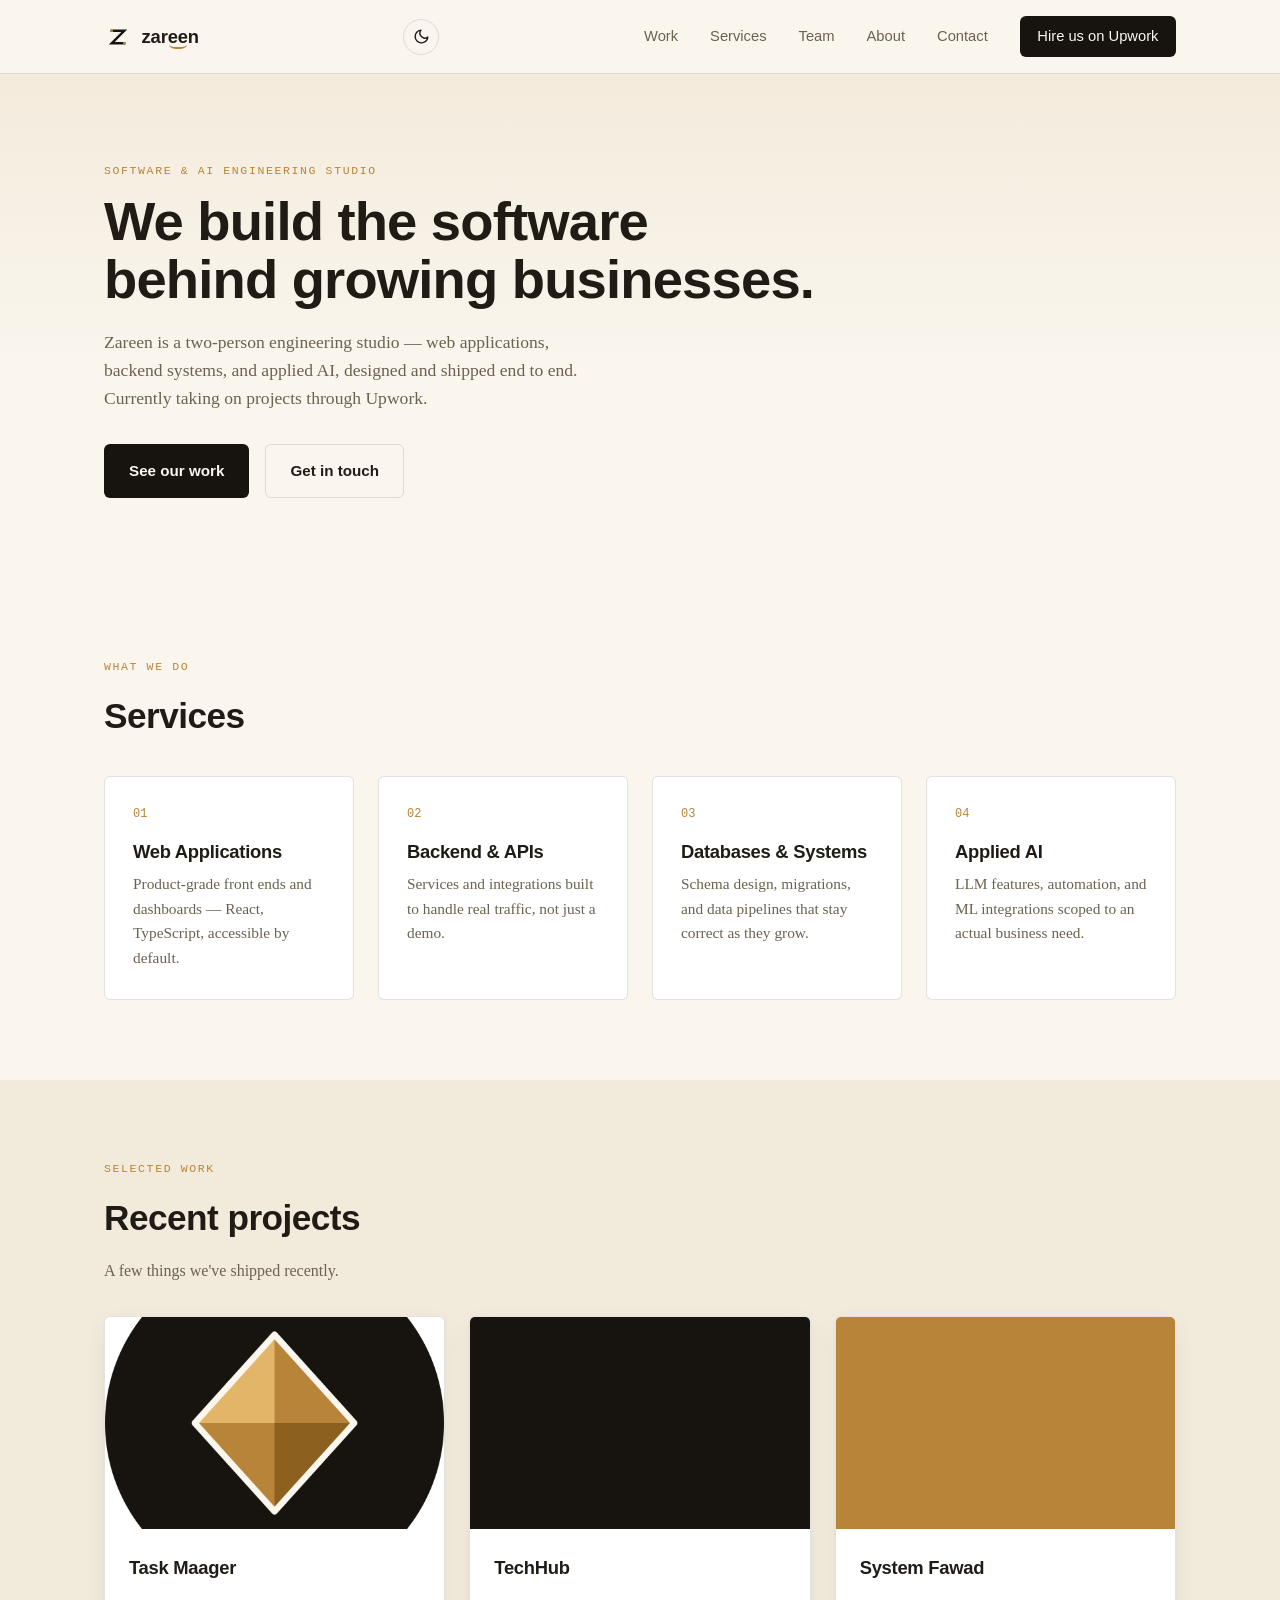
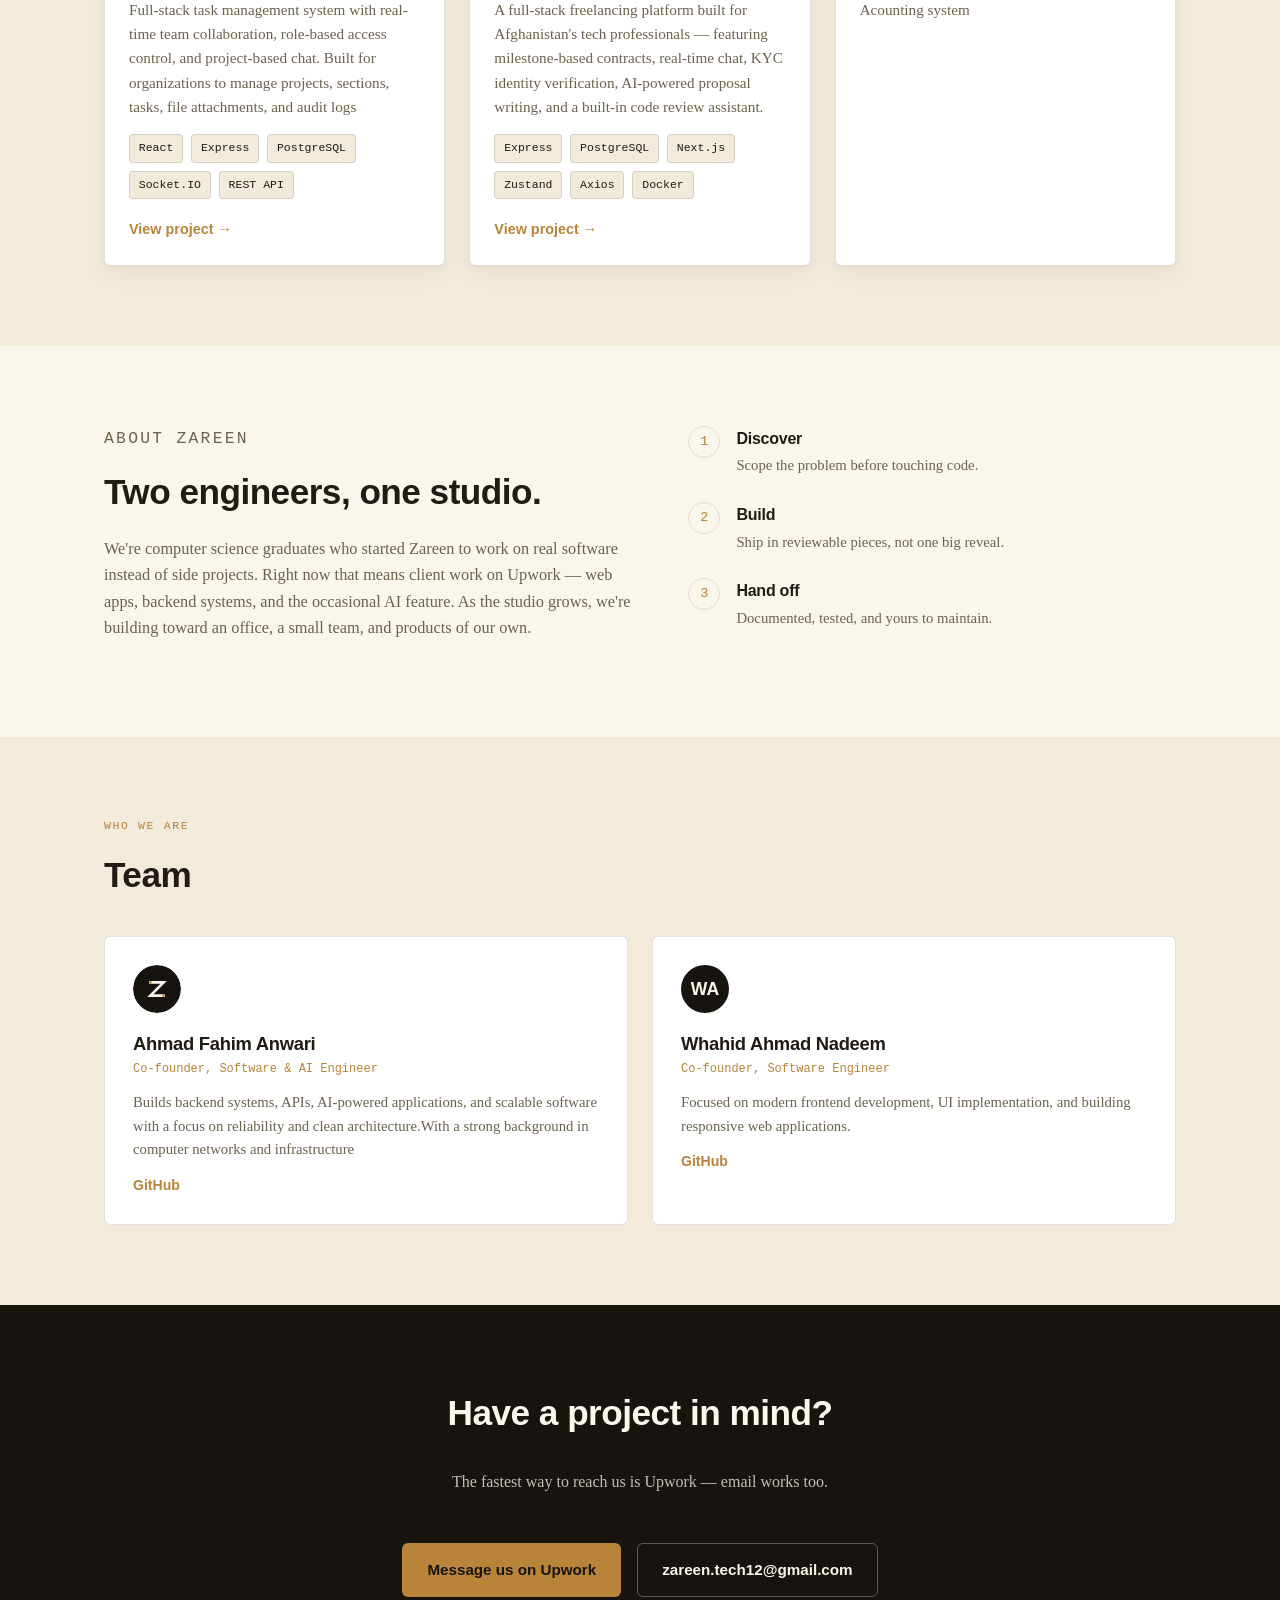
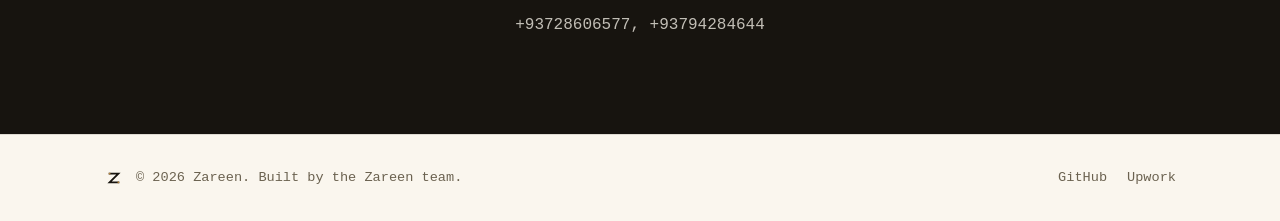
<file: index.html>
<!doctype html>
<html lang="en">
<head>
<meta charset="UTF-8">
<meta name="viewport" content="width=device-width, initial-scale=1">
<title>Zareen — Software &amp; AI Engineering Studio</title>
<meta name="description" content="Zareen is a two-person engineering studio building web applications, backend systems, and applied AI for clients on Upwork and beyond.">
<meta property="og:title" content="Zareen — Software &amp; AI Engineering Studio">
<meta property="og:description" content="Web applications, backend systems, and applied AI, shipped end to end.">
<meta property="og:type" content="website">
<meta http-equiv="Content-Security-Policy" content="default-src 'self'; script-src 'self'; style-src 'self' 'unsafe-inline'; img-src 'self'; connect-src 'self'; object-src 'none'; base-uri 'none'; form-action 'none'">
<link rel="icon" type="image/svg+xml" href="assets/bracket-icon.svg">
<link rel="apple-touch-icon" href="assets/favicon-512.png">
<link rel="stylesheet" href="css/styles.css">
<script src="js/theme-init.js"></script>
</head>
<body>

  <header class="site-header">
    <div class="wrap header-inner">
      <a class="brand" href="#top" aria-label="Zareen home">
        <img src="assets/bracket-icon.svg" alt="" class="brand-mark logo-light" width="28" height="28">
        <img src="assets/bracket-icon-reversed.svg" alt="" class="brand-mark logo-dark" width="28" height="28">
        <span class="brand-word">zar<span class="ee">ee</span>n</span>
      </a>

      <div class="header-actions">
        <button class="theme-toggle" id="themeToggle" type="button" aria-label="Switch color theme">
          <svg class="icon-moon" viewBox="0 0 24 24" fill="none" stroke="currentColor" stroke-width="2" stroke-linecap="round" stroke-linejoin="round"><path d="M21 12.79A9 9 0 1 1 11.21 3 7 7 0 0 0 21 12.79Z"/></svg>
          <svg class="icon-sun" viewBox="0 0 24 24" fill="none" stroke="currentColor" stroke-width="2" stroke-linecap="round" stroke-linejoin="round"><circle cx="12" cy="12" r="4"/><path d="M12 2v2M12 20v2M4.93 4.93l1.41 1.41M17.66 17.66l1.41 1.41M2 12h2M20 12h2M4.93 19.07l1.41-1.41M17.66 6.34l1.41-1.41"/></svg>
        </button>
        <button class="nav-toggle" id="navToggle" aria-expanded="false" aria-controls="siteNav" aria-label="Toggle menu">
          <span></span><span></span><span></span>
        </button>
      </div>

      <nav class="site-nav" id="siteNav">
        <a href="#work">Work</a>
        <a href="#services">Services</a>
        <a href="#team">Team</a>
        <a href="#about">About</a>
        <a href="#contact">Contact</a>
        <a class="nav-cta" id="navCta" href="#contact" target="_blank" rel="noopener">Hire us on Upwork</a>
      </nav>
    </div>
  </header>

  <main id="top">

    <section class="hero">
      <div class="hero-cut" aria-hidden="true"></div>
      <div class="wrap hero-inner">
        <p class="eyebrow" id="heroEyebrow">Software &amp; AI Engineering Studio</p>
        <h1 id="heroTitle">We build the software behind growing businesses.</h1>
        <p class="lede" id="heroLede">Zareen is a two-person engineering studio — web applications, backend systems, and applied AI, designed and shipped end to end. Currently taking on projects through Upwork.</p>
        <div class="hero-actions">
          <a class="btn btn-primary" href="#work">See our work</a>
          <a class="btn btn-ghost" href="#contact">Get in touch</a>
        </div>
      </div>
    </section>

    <section id="services" class="section">
      <div class="wrap">
        <p class="eyebrow">What we do</p>
        <h2>Services</h2>
        <div class="grid grid-4" id="servicesGrid">
          <p class="loading-note">Loading…</p>
        </div>
      </div>
    </section>

    <section id="work" class="section section-alt">
      <div class="wrap">
        <p class="eyebrow">Selected work</p>
        <h2>Recent projects</h2>
        <p class="section-note">A few things we've shipped recently.</p>

        <div class="grid grid-3" id="projectsGrid">
          <p class="loading-note">Loading projects…</p>
        </div>
      </div>
    </section>

    <section id="about" class="section">
      <div class="wrap about-grid">
        <div>
          <p class="eyebrow">About Zareen</p>
          <h2>Two engineers, one studio.</h2>
          <p id="aboutText">We're computer science graduates who started Zareen to work on real software instead of side projects. Right now that means client work on Upwork — web apps, backend systems, and the occasional AI feature. As the studio grows, we're building toward an office, a small team, and products of our own.</p>
        </div>
        <ol class="process">
          <li><span class="process-index">1</span><div><h3>Discover</h3><p>Scope the problem before touching code.</p></div></li>
          <li><span class="process-index">2</span><div><h3>Build</h3><p>Ship in reviewable pieces, not one big reveal.</p></div></li>
          <li><span class="process-index">3</span><div><h3>Hand off</h3><p>Documented, tested, and yours to maintain.</p></div></li>
        </ol>
      </div>
    </section>

    <section id="team" class="section section-alt">
      <div class="wrap">
        <p class="eyebrow">Who we are</p>
        <h2>Team</h2>
        <div class="grid grid-3" id="teamGrid">
          <p class="loading-note">Loading…</p>
        </div>
      </div>
    </section>

    <section id="contact" class="section section-cta">
      <div class="wrap contact-inner">
        <h2>Have a project in mind?</h2>
        <p>The fastest way to reach us is Upwork — email works too.</p>
        <div class="hero-actions" id="contactActions">
          <a class="btn btn-primary" id="contactUpwork" href="#" target="_blank" rel="noopener">Message us on Upwork</a>
          <a class="btn btn-ghost" id="contactEmail" href="mailto:hello@example.com">hello@example.com</a>
        </div>
        <p id="contactPhone" class="contact-phone" hidden></p>
      </div>
    </section>

  </main>

  <footer class="site-footer">
    <div class="wrap footer-inner">
      <img src="assets/bracket-icon.svg" alt="Zareen" class="brand-mark logo-light" width="20" height="20">
      <img src="assets/bracket-icon-reversed.svg" alt="Zareen" class="brand-mark logo-dark" width="20" height="20">
      <p>© <span id="year"></span> Zareen. Built by the Zareen team.</p>
      <div class="footer-links" id="footerLinks"></div>
    </div>
  </footer>

  <script src="js/main.js"></script>
</body>
</html>
</file>
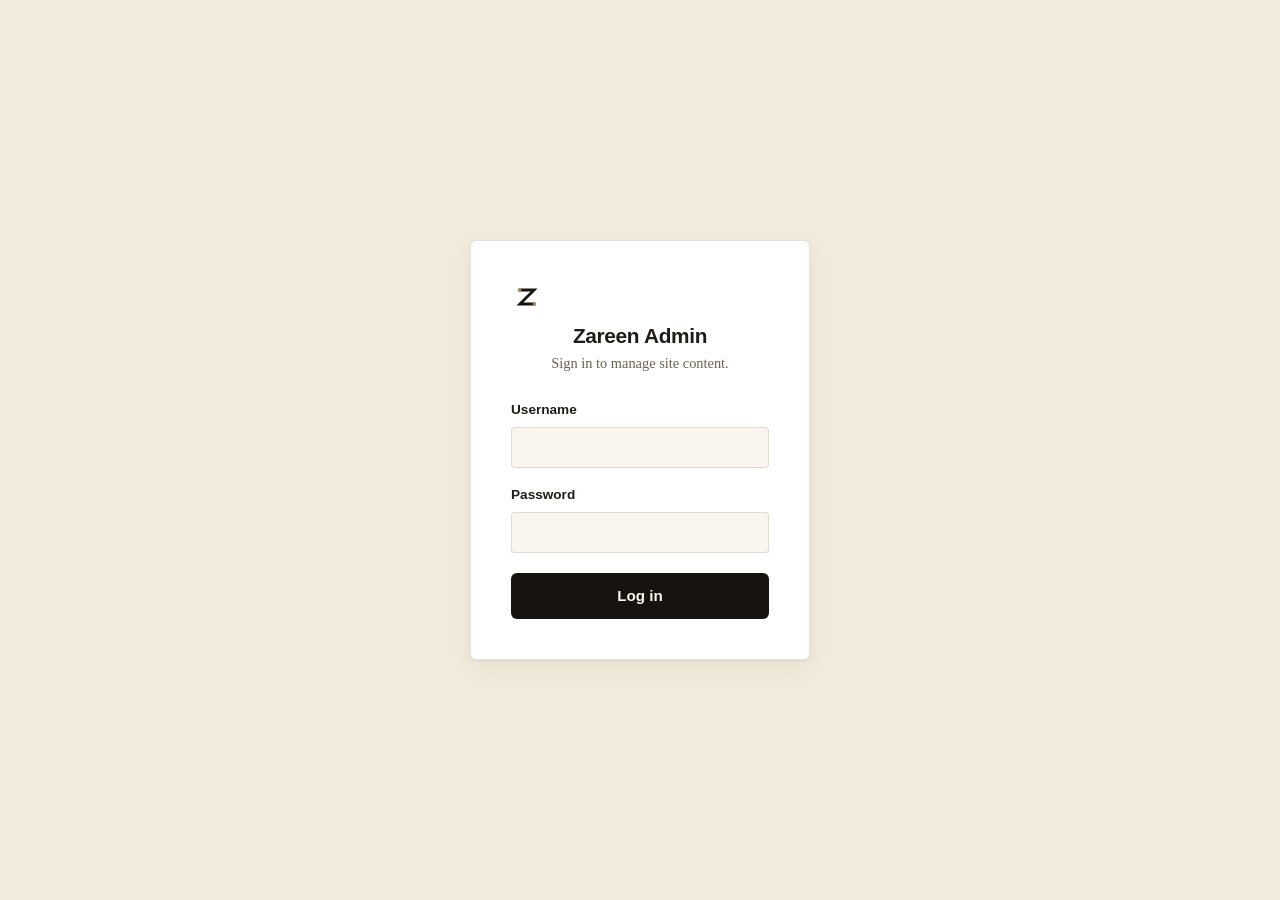
<file: admin/index.html>
<!doctype html>
<html lang="en">
<head>
<meta charset="UTF-8">
<meta name="viewport" content="width=device-width, initial-scale=1">
<title>Zareen Admin</title>
<meta name="robots" content="noindex, nofollow">
<meta http-equiv="Content-Security-Policy" content="default-src 'self'; script-src 'self'; style-src 'self' 'unsafe-inline'; img-src 'self'; connect-src 'self' https://api.github.com; object-src 'none'; base-uri 'none'; form-action 'none'">
<link rel="icon" type="image/svg+xml" href="../assets/bracket-icon.svg">
<link rel="stylesheet" href="../css/styles.css">
<link rel="stylesheet" href="admin.css">
</head>
<body>
<div class="admin-shell">

  <section id="loginView" class="login-view">
    <div class="login-card">
      <img src="../assets/bracket-icon.svg" width="32" height="32" alt="">
      <h1>Zareen Admin</h1>
      <p class="login-sub">Sign in to manage site content.</p>
      <form id="loginForm">
        <label>Username<input type="text" id="username" autocomplete="username" required></label>
        <label>Password<input type="password" id="password" autocomplete="current-password" required></label>
        <p id="loginError" class="form-error" hidden>Incorrect username or password.</p>
        <button type="submit" class="btn btn-primary">Log in</button>
      </form>
    </div>
  </section>

  <section id="dashboardView" class="dashboard-view" hidden>
    <header class="admin-header">
      <div class="admin-header-inner">
        <span class="admin-title">Zareen Admin</span>
        <div class="admin-header-actions">
          <a href="../index.html" target="_blank" class="btn btn-ghost btn-sm">View site ↗</a>
          <button id="logoutBtn" class="btn btn-ghost btn-sm" type="button">Log out</button>
        </div>
      </div>
    </header>

    <div class="admin-body">

      <section id="tokenSetup" class="panel" hidden>
        <h2>Connect to GitHub</h2>
        <p>Paste a GitHub personal access token so changes can be saved to the repository. Create a
          <strong>fine-grained token</strong> at
          <a href="https://github.com/settings/personal-access-tokens/new" target="_blank" rel="noopener">github.com/settings/personal-access-tokens/new</a>
          scoped only to the <code>zareen</code> repository, with <strong>Contents: Read and write</strong> permission.
          It's saved only in this browser, never sent anywhere but GitHub.</p>
        <form id="tokenForm">
          <label>GitHub token<input type="password" id="ghToken" placeholder="github_pat_..." required></label>
          <button type="submit" class="btn btn-primary">Save token</button>
        </form>
      </section>

      <section id="editorPanels" hidden>
        <p id="statusMsg" class="status-msg" hidden></p>

        <section class="panel">
          <h2>Logo</h2>
          <div class="logo-options" id="logoOptions">
            <label class="logo-option"><input type="radio" name="logoChoice" value="bracket"><img src="../assets/bracket-icon.svg" alt="Bracket" width="28" height="28"><span>Bracket</span></label>
            <label class="logo-option"><input type="radio" name="logoChoice" value="facet"><img src="../assets/facet-icon.svg" alt="Facet" width="28" height="28"><span>Facet</span></label>
            <label class="logo-option"><input type="radio" name="logoChoice" value="node"><img src="../assets/node-icon.svg" alt="Node" width="28" height="28"><span>Node</span></label>
          </div>
          <p>Or upload your own mark (SVG or PNG, transparent background recommended):</p>
          <input type="file" id="logoUpload" accept="image/svg+xml,image/png">
          <p id="logoStatus" class="status-msg" hidden></p>
        </section>

        <section class="panel">
          <h2>Contact</h2>
          <label>Email<input type="text" id="f_email"></label>
          <label>Phone (optional)<input type="text" id="f_phone"></label>
          <div class="panel-head">
            <h3>Social &amp; hiring links</h3>
            <button id="addSocialBtn" class="btn btn-ghost btn-sm" type="button">+ Add link</button>
          </div>
          <p>Label one of these "Upwork" — it's used for the "Hire us" buttons.</p>
          <div id="socialList"></div>
        </section>

        <section class="panel">
          <h2>Hero</h2>
          <label>Eyebrow<input type="text" id="f_heroEyebrow"></label>
          <label>Headline<textarea id="f_heroTitle" rows="2"></textarea></label>
          <label>Subtext<textarea id="f_heroLede" rows="3"></textarea></label>
        </section>

        <section class="panel">
          <h2>About</h2>
          <label>About text<textarea id="f_aboutText" rows="4"></textarea></label>
        </section>

        <section class="panel">
          <div class="panel-head">
            <h2>Services</h2>
            <button id="addServiceBtn" class="btn btn-ghost btn-sm" type="button">+ Add service</button>
          </div>
          <div id="servicesList"></div>
        </section>

        <section class="panel">
          <div class="panel-head">
            <h2>Team</h2>
            <button id="addTeamBtn" class="btn btn-ghost btn-sm" type="button">+ Add member</button>
          </div>
          <div id="teamList"></div>
        </section>

        <section class="panel">
          <div class="panel-head">
            <h2>Projects</h2>
            <button id="addProjectBtn" class="btn btn-ghost btn-sm" type="button">+ Add project</button>
          </div>
          <div id="projectsList"></div>
        </section>

        <div class="publish-bar">
          <button id="publishBtn" class="btn btn-primary" type="button">Publish changes</button>
          <button id="forgetTokenBtn" class="btn btn-ghost" type="button">Forget GitHub token</button>
        </div>
      </section>

    </div>
  </section>

</div>
<script src="admin.js"></script>
</body>
</html>
</file>
<file: css/styles.css>
/* ---- Brand tokens (fixed — do not invert with viewer theme) ---- */
:root {
  --ink: #17140F;
  --paper: #FBF7EE;
  --gold: #B8843A;
  --gold-deep: #8C611F;
  --gold-light: #E3B569;

  /* ---- Adaptive page chrome (follows viewer theme) ---- */
  --bg: #FAF6EE;
  --bg-alt: #F2EBDC;
  --fg: #201C15;
  --muted: #6B6250;
  --border: rgba(23, 20, 15, 0.12);
  --card-bg: #FFFFFF;
  --shadow: 0 1px 2px rgba(23, 20, 15, 0.06), 0 8px 24px rgba(23, 20, 15, 0.05);

  --font-display: -apple-system, "Segoe UI Semibold", "Segoe UI", Roboto, "Helvetica Neue", Arial, sans-serif;
  --font-body: Georgia, "Iowan Old Style", "Palatino Linotype", "Book Antiqua", serif;
  --font-mono: ui-monospace, "SF Mono", "Cascadia Code", Menlo, Consolas, monospace;

  --radius: 6px;
}

@media (prefers-color-scheme: dark) {
  :root {
    --bg: #131110;
    --bg-alt: #1B1815;
    --fg: #ECE6D8;
    --muted: #A79A82;
    --border: rgba(236, 230, 216, 0.14);
    --card-bg: #1B1815;
    --shadow: 0 1px 2px rgba(0, 0, 0, 0.3), 0 8px 24px rgba(0, 0, 0, 0.25);
  }
}
:root[data-theme="dark"] {
  --bg: #131110;
  --bg-alt: #1B1815;
  --fg: #ECE6D8;
  --muted: #A79A82;
  --border: rgba(236, 230, 216, 0.14);
  --card-bg: #1B1815;
  --shadow: 0 1px 2px rgba(0, 0, 0, 0.3), 0 8px 24px rgba(0, 0, 0, 0.25);
}
:root[data-theme="light"] {
  --bg: #FAF6EE;
  --bg-alt: #F2EBDC;
  --fg: #201C15;
  --muted: #6B6250;
  --border: rgba(23, 20, 15, 0.12);
  --card-bg: #FFFFFF;
  --shadow: 0 1px 2px rgba(23, 20, 15, 0.06), 0 8px 24px rgba(23, 20, 15, 0.05);
}

/* ---- Reset ---- */
* { box-sizing: border-box; }
html { scroll-behavior: smooth; }
@media (prefers-reduced-motion: reduce) {
  html { scroll-behavior: auto; }
  * { animation: none !important; transition: none !important; }
}
body {
  margin: 0;
  background: var(--bg);
  color: var(--fg);
  font-family: var(--font-body);
  line-height: 1.6;
  -webkit-font-smoothing: antialiased;
}
img { max-width: 100%; display: block; }
a { color: inherit; }

.wrap {
  max-width: 1120px;
  margin: 0 auto;
  padding: 0 1.5rem;
}

h1, h2, h3 {
  font-family: var(--font-display);
  font-weight: 700;
  letter-spacing: -0.015em;
  text-wrap: balance;
  margin: 0;
}
h1 { font-size: clamp(2.2rem, 5vw, 3.4rem); line-height: 1.08; }
h2 { font-size: clamp(1.6rem, 3.2vw, 2.2rem); margin-bottom: 0.75rem; }
h3 { font-size: 1.15rem; margin-bottom: 0.4rem; }

.eyebrow {
  font-family: var(--font-mono);
  font-size: 0.72rem;
  letter-spacing: 0.14em;
  text-transform: uppercase;
  color: var(--gold);
  margin: 0 0 0.75rem;
}

.lede { font-size: 1.1rem; color: var(--muted); max-width: 56ch; }
.section-note { color: var(--muted); max-width: 60ch; margin: 0 0 2rem; }

/* ---- Buttons ---- */
.btn {
  display: inline-flex;
  align-items: center;
  gap: 0.5rem;
  padding: 0.85rem 1.5rem;
  border-radius: var(--radius);
  font-family: var(--font-display);
  font-weight: 600;
  font-size: 0.95rem;
  text-decoration: none;
  border: 1px solid transparent;
}
.btn-primary { background: var(--ink); color: var(--paper); }
.btn-primary:hover { background: var(--gold-deep); }
@media (prefers-color-scheme: dark) {
  .btn-primary { background: var(--gold); color: var(--ink); }
}
:root[data-theme="dark"] .btn-primary { background: var(--gold); color: var(--ink); }
.btn-ghost { border-color: var(--border); color: var(--fg); }
.btn-ghost:hover { border-color: var(--gold); color: var(--gold); }
.btn:focus-visible, a:focus-visible, button:focus-visible {
  outline: 2px solid var(--gold);
  outline-offset: 2px;
}

.hero-actions { display: flex; gap: 1rem; flex-wrap: wrap; margin-top: 2rem; }

/* ---- Header ---- */
.site-header {
  position: sticky; top: 0; z-index: 40;
  background: color-mix(in srgb, var(--bg) 88%, transparent);
  backdrop-filter: blur(10px);
  border-bottom: 1px solid var(--border);
}
.header-inner {
  display: flex; align-items: center; justify-content: space-between;
  padding-top: 1rem; padding-bottom: 1rem;
}
.brand { display: flex; align-items: center; gap: 0.6rem; text-decoration: none; }
.brand-mark { flex: none; }
.logo-dark { display: none; }
@media (prefers-color-scheme: dark) {
  .logo-light { display: none; }
  .logo-dark { display: block; }
}
:root[data-theme="dark"] .logo-light { display: none; }
:root[data-theme="dark"] .logo-dark { display: block; }
:root[data-theme="light"] .logo-light { display: block; }
:root[data-theme="light"] .logo-dark { display: none; }
.brand-word {
  font-family: var(--font-display);
  font-weight: 700;
  font-size: 1.15rem;
  letter-spacing: -0.01em;
  text-transform: lowercase;
  color: var(--fg);
  position: relative;
}
.brand-word .ee { position: relative; }
.brand-word .ee::after {
  content: "";
  position: absolute;
  left: 6%; right: 6%; bottom: -0.14em;
  height: 0.14em;
  border-bottom: 2px solid var(--gold);
  border-radius: 0 0 50% 50% / 0 0 100% 100%;
}

.site-nav { display: flex; align-items: center; gap: 2rem; }
.site-nav a {
  text-decoration: none;
  font-family: var(--font-display);
  font-size: 0.92rem;
  color: var(--muted);
}
.site-nav a:hover { color: var(--fg); }
.nav-cta {
  background: var(--ink); color: var(--paper) !important;
  padding: 0.55rem 1.1rem; border-radius: var(--radius);
}
@media (prefers-color-scheme: dark) { .nav-cta { background: var(--gold); color: var(--ink) !important; } }
:root[data-theme="dark"] .nav-cta { background: var(--gold); color: var(--ink) !important; }

.header-actions { display: flex; align-items: center; gap: 0.5rem; }

.theme-toggle {
  display: flex; align-items: center; justify-content: center;
  width: 36px; height: 36px;
  border: 1px solid var(--border);
  border-radius: 50%;
  background: none;
  color: var(--fg);
  cursor: pointer;
  flex: none;
}
.theme-toggle:hover { border-color: var(--gold); color: var(--gold); }
.theme-toggle svg { width: 17px; height: 17px; }
.theme-toggle .icon-sun { display: none; }
@media (prefers-color-scheme: dark) {
  .theme-toggle .icon-moon { display: none; }
  .theme-toggle .icon-sun { display: block; }
}
:root[data-theme="dark"] .theme-toggle .icon-moon { display: none; }
:root[data-theme="dark"] .theme-toggle .icon-sun { display: block; }
:root[data-theme="light"] .theme-toggle .icon-moon { display: block; }
:root[data-theme="light"] .theme-toggle .icon-sun { display: none; }

.nav-toggle { display: none; flex-direction: column; gap: 5px; background: none; border: none; padding: 0.5rem; cursor: pointer; }
.nav-toggle span { width: 22px; height: 2px; background: var(--fg); }

@media (max-width: 760px) {
  .nav-toggle { display: flex; }
  .site-nav {
    position: absolute; top: 100%; left: 0; right: 0;
    background: var(--bg); border-bottom: 1px solid var(--border);
    flex-direction: column; align-items: flex-start; gap: 0;
    padding: 0 1.5rem; max-height: 0; overflow: hidden;
  }
  .site-nav.open { padding: 0.5rem 1.5rem 1.5rem; max-height: 400px; }
  .site-nav a { padding: 0.7rem 0; width: 100%; }
  .nav-cta { margin-top: 0.5rem; text-align: center; }
}

/* ---- Hero ---- */
.hero { position: relative; overflow: hidden; padding: 5.5rem 0 5rem; }
.hero-cut {
  position: absolute; inset: 0;
  background: linear-gradient(180deg, color-mix(in srgb, var(--gold) 10%, transparent), transparent 60%);
  clip-path: polygon(0 0, 100% 0, 100% 55%, 0 85%);
  z-index: 0;
  pointer-events: none;
}
.hero-inner { position: relative; z-index: 1; }

/* ---- Sections ---- */
.section { padding: 5rem 0; }
.section-alt { background: var(--bg-alt); }
.section-cta { background: var(--ink); color: var(--paper); text-align: center; }
.section-cta .eyebrow { color: var(--gold-light); }
.section-cta p { color: color-mix(in srgb, var(--paper) 75%, transparent); }
.contact-inner { display: flex; flex-direction: column; align-items: center; }
.contact-inner .hero-actions { justify-content: center; }
.section-cta .btn-ghost { border-color: color-mix(in srgb, var(--paper) 30%, transparent); color: var(--paper); }
.section-cta .btn-primary { background: var(--gold); color: var(--ink); }

/* ---- Grids & cards ---- */
.grid { display: grid; gap: 1.5rem; margin-top: 2rem; }
.grid-4 { grid-template-columns: repeat(auto-fit, minmax(220px, 1fr)); }
.grid-3 { grid-template-columns: repeat(auto-fit, minmax(280px, 1fr)); }

.card {
  background: var(--card-bg);
  border: 1px solid var(--border);
  border-radius: var(--radius);
  padding: 1.75rem;
}
.card-index {
  font-family: var(--font-mono);
  font-size: 0.75rem;
  color: var(--gold);
  margin: 0 0 0.75rem;
}
.card p:last-child { color: var(--muted); margin: 0; font-size: 0.96rem; }

.project-card {
  background: var(--card-bg);
  border: 1px solid var(--border);
  border-radius: var(--radius);
  overflow: hidden;
  box-shadow: var(--shadow);
}
.project-thumb { aspect-ratio: 16 / 10; overflow: hidden; }
.project-thumb img { width: 100%; height: 100%; object-fit: cover; }
.project-body { padding: 1.5rem; }
.project-body p { color: var(--muted); font-size: 0.95rem; }
.tags { display: flex; gap: 0.5rem; flex-wrap: wrap; margin: 0.9rem 0; }
.tags span {
  font-family: var(--font-mono);
  font-size: 0.72rem;
  color: var(--fg);
  background: var(--bg-alt);
  border: 1px solid var(--border);
  padding: 0.25rem 0.55rem;
  border-radius: 4px;
}
.project-links { display: flex; gap: 1.25rem; margin: 0; }
.project-link {
  display: inline-block; margin-top: 0.25rem;
  font-family: var(--font-display); font-weight: 600; font-size: 0.9rem;
  color: var(--gold); text-decoration: none;
}
.loading-note { color: var(--muted); font-family: var(--font-mono); font-size: 0.85rem; grid-column: 1 / -1; }

/* ---- Team ---- */
.team-card {
  background: var(--card-bg);
  border: 1px solid var(--border);
  border-radius: var(--radius);
  padding: 1.75rem;
  text-align: left;
}
.team-avatar {
  width: 48px; height: 48px;
  border-radius: 50%;
  display: flex; align-items: center; justify-content: center;
  font-family: var(--font-display); font-weight: 700; color: var(--paper);
  margin-bottom: 1rem;
  font-size: 1.1rem;
  object-fit: cover;
}
img.team-avatar { display: block; }
.team-card h3 { margin-bottom: 0.1rem; }
.team-role { font-family: var(--font-mono); font-size: 0.75rem; color: var(--gold); margin: 0 0 0.75rem; }
.team-card p.bio { color: var(--muted); font-size: 0.92rem; margin: 0 0 0.75rem; }
.team-links { display: flex; gap: 1.25rem; margin: 0; }
.team-card a { font-family: var(--font-display); font-weight: 600; font-size: 0.88rem; color: var(--gold); text-decoration: none; }

.contact-phone { margin-top: 1rem; font-family: var(--font-mono); color: color-mix(in srgb, var(--paper) 70%, transparent); }

/* ---- About / process ---- */
.about-grid {
  display: grid;
  grid-template-columns: 1.1fr 1fr;
  gap: 3rem;
  align-items: start;
}
.about-grid p { color: var(--muted); font-size: 1.02rem; }
@media (max-width: 760px) { .about-grid { grid-template-columns: 1fr; } }

.process { list-style: none; margin: 0; padding: 0; display: flex; flex-direction: column; gap: 1.5rem; }
.process li { display: flex; gap: 1rem; align-items: flex-start; }
.process-index {
  flex: none;
  font-family: var(--font-mono);
  font-size: 0.85rem;
  width: 2rem; height: 2rem;
  display: flex; align-items: center; justify-content: center;
  border: 1px solid var(--border);
  border-radius: 50%;
  color: var(--gold);
}
.process h3 { margin-bottom: 0.2rem; font-size: 1rem; }
.process p { margin: 0; color: var(--muted); font-size: 0.92rem; }

/* ---- Footer ---- */
.site-footer { border-top: 1px solid var(--border); padding: 2rem 0; }
.footer-inner {
  display: flex; align-items: center; gap: 0.75rem;
  flex-wrap: wrap; justify-content: space-between;
}
.footer-inner p { margin: 0; color: var(--muted); font-size: 0.85rem; font-family: var(--font-mono); }
.footer-links { display: flex; gap: 1.25rem; margin-left: auto; }
.footer-links a { text-decoration: none; font-size: 0.85rem; color: var(--muted); font-family: var(--font-mono); }
.footer-links a:hover { color: var(--gold); }
</file>
<file: admin/admin.css>
body { background: var(--bg-alt); }

.admin-shell { min-height: 100vh; }

/* ---- Login ---- */
.login-view {
  min-height: 100vh;
  display: flex; align-items: center; justify-content: center;
  padding: 1.5rem;
}
.login-card {
  background: var(--card-bg);
  border: 1px solid var(--border);
  border-radius: var(--radius);
  box-shadow: var(--shadow);
  padding: 2.5rem;
  width: 100%;
  max-width: 340px;
  text-align: center;
}
.login-card h1 { font-size: 1.3rem; margin: 0.75rem 0 0.25rem; }
.login-sub { color: var(--muted); font-size: 0.9rem; margin: 0 0 1.5rem; }
.login-card form { display: flex; flex-direction: column; gap: 1rem; text-align: left; }
.login-card button { margin-top: 0.25rem; justify-content: center; }

label {
  display: flex; flex-direction: column; gap: 0.4rem;
  font-family: var(--font-display); font-size: 0.85rem; font-weight: 600;
  color: var(--fg);
}
input, textarea {
  font-family: var(--font-body);
  font-size: 0.95rem;
  padding: 0.65rem 0.75rem;
  border: 1px solid var(--border);
  border-radius: 4px;
  background: var(--bg);
  color: var(--fg);
  resize: vertical;
}
input:focus, textarea:focus {
  outline: 2px solid var(--gold);
  outline-offset: 1px;
}

.form-error { color: #B3432B; font-size: 0.85rem; margin: 0; }

/* ---- Dashboard ---- */
.admin-header {
  background: var(--card-bg);
  border-bottom: 1px solid var(--border);
  position: sticky; top: 0; z-index: 10;
}
.admin-header-inner {
  max-width: 860px; margin: 0 auto;
  padding: 1rem 1.5rem;
  display: flex; align-items: center; justify-content: space-between;
}
.admin-title { font-family: var(--font-display); font-weight: 700; }
.admin-header-actions { display: flex; gap: 0.75rem; }

.admin-body { max-width: 860px; margin: 0 auto; padding: 2rem 1.5rem 6rem; }

.panel {
  background: var(--card-bg);
  border: 1px solid var(--border);
  border-radius: var(--radius);
  padding: 1.75rem;
  margin-bottom: 1.5rem;
}
.panel h2 { font-size: 1.05rem; margin-bottom: 1rem; }
.panel > label { margin-bottom: 1rem; }
.panel > label:last-child { margin-bottom: 0; }
.panel p { color: var(--muted); font-size: 0.88rem; }
.panel a { color: var(--gold); }
.panel code { font-family: var(--font-mono); font-size: 0.85em; background: var(--bg-alt); padding: 0.1em 0.4em; border-radius: 3px; }
.panel-head { display: flex; align-items: center; justify-content: space-between; margin-bottom: 1rem; }
.panel-head h2 { margin: 0; }

.btn-sm { padding: 0.5rem 0.9rem; font-size: 0.85rem; }

.project-row {
  border: 1px solid var(--border);
  border-radius: 4px;
  padding: 1.25rem;
  margin-bottom: 1rem;
  display: grid;
  gap: 0.85rem;
}
.project-row-head { display: flex; justify-content: space-between; align-items: center; }
.project-row-head span { font-family: var(--font-mono); font-size: 0.75rem; color: var(--muted); }
.remove-btn {
  background: none; border: none; color: var(--muted);
  font-family: var(--font-mono); font-size: 0.78rem; cursor: pointer;
  text-decoration: underline;
}
.remove-btn:hover { color: #B3432B; }
.field-row { display: grid; grid-template-columns: 1fr 1fr; gap: 0.85rem; }
@media (max-width: 560px) { .field-row { grid-template-columns: 1fr; } }

.publish-bar {
  position: sticky; bottom: 0;
  background: var(--card-bg);
  border: 1px solid var(--border);
  border-radius: var(--radius);
  padding: 1rem 1.25rem;
  display: flex; gap: 1rem; align-items: center;
  box-shadow: var(--shadow);
}

.status-msg {
  font-family: var(--font-mono); font-size: 0.85rem;
  padding: 0.75rem 1rem; border-radius: 4px;
  margin-bottom: 1.5rem;
  background: var(--bg-alt); border: 1px solid var(--border);
}
.status-msg.error { color: #B3432B; border-color: #B3432B; }
.status-msg.ok { color: #4F7942; border-color: #4F7942; }

/* ---- Logo picker ---- */
.logo-options { display: flex; gap: 0.75rem; margin-bottom: 1rem; flex-wrap: wrap; }
.logo-option {
  display: flex; align-items: center; gap: 0.5rem;
  border: 1px solid var(--border); border-radius: 4px;
  padding: 0.6rem 0.9rem; cursor: pointer;
  font-weight: 500; font-size: 0.88rem;
  flex-direction: row;
}
.logo-option:has(input:checked) { border-color: var(--gold); background: var(--bg-alt); }
.logo-option input { width: auto; }
input[type="file"] { font-family: var(--font-body); font-size: 0.85rem; }

.panel h3 { font-size: 0.9rem; margin: 1.5rem 0 0.75rem; }

.field-preview {
  width: 72px; height: 72px;
  object-fit: cover;
  border-radius: 4px;
  border: 1px solid var(--border);
  margin-top: -0.5rem;
}
</file>
